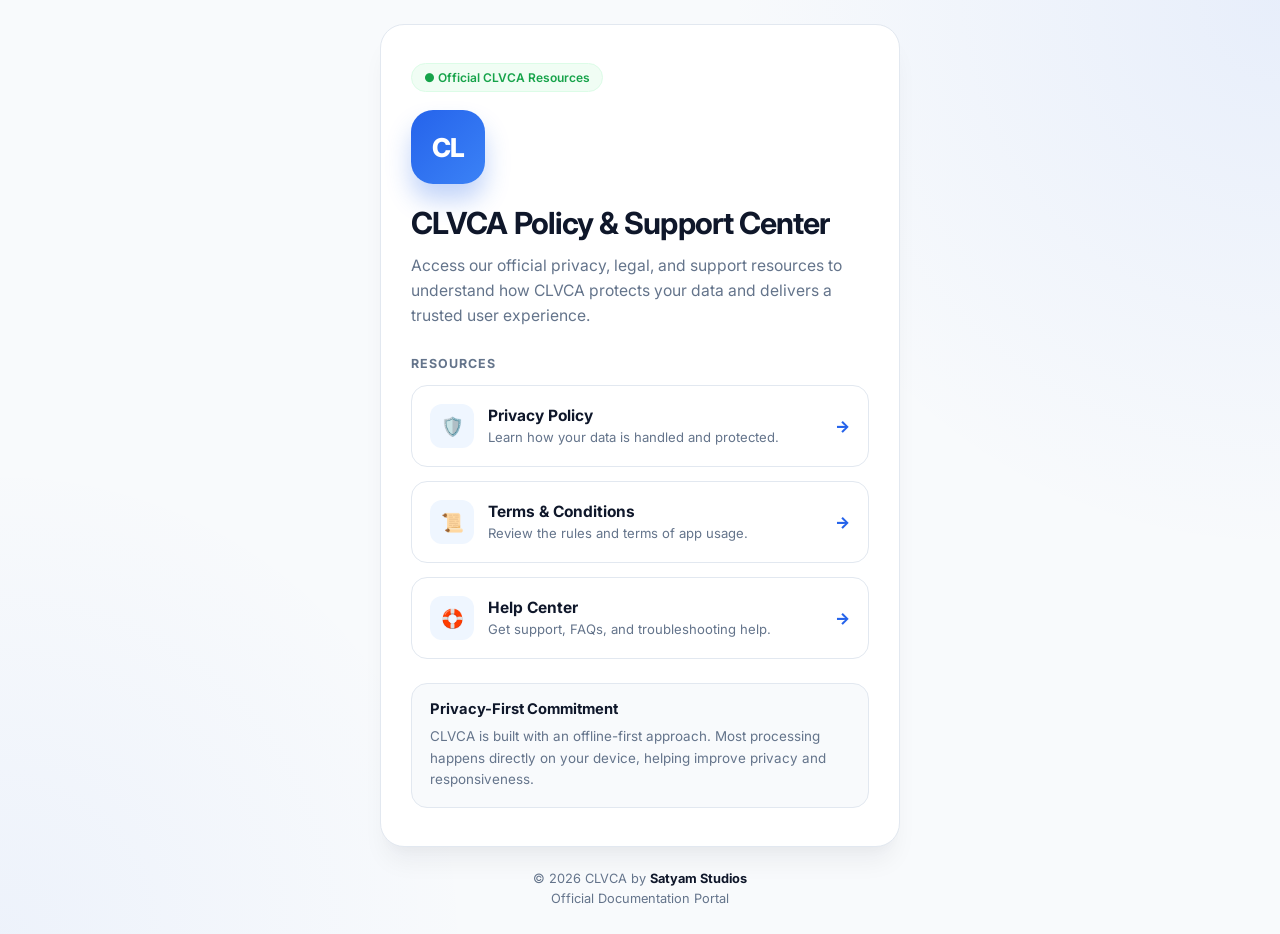
<file: index.html>
<!DOCTYPE html>
<html lang="en">
<head>
  <meta charset="UTF-8" />
  <meta name="viewport" content="width=device-width, initial-scale=1.0" />
  <title>CLVCA Policy & Support Center</title>

  <link href="https://fonts.googleapis.com/css2?family=Inter:wght@400;500;600;700;800&display=swap" rel="stylesheet">

  <style>
    :root{
      --primary:#2563eb;
      --primary-hover:#1d4ed8;
      --bg:#f8fafc;
      --card:#ffffff;
      --text:#0f172a;
      --muted:#64748b;
      --border:#e2e8f0;
      --success:#16a34a;
    }

    *{
      margin:0;
      padding:0;
      box-sizing:border-box;
    }

    body{
      font-family:'Inter',sans-serif;
      background:
        radial-gradient(circle at top right, rgba(37,99,235,0.08), transparent 35%),
        radial-gradient(circle at bottom left, rgba(37,99,235,0.05), transparent 30%),
        var(--bg);
      color:var(--text);
      min-height:100vh;
      display:flex;
      align-items:center;
      justify-content:center;
      padding:24px;
    }

    .wrapper{
      width:100%;
      max-width:520px;
    }

    .card{
      background:var(--card);
      border:1px solid var(--border);
      border-radius:24px;
      padding:38px 30px;
      box-shadow:
        0 20px 25px -5px rgba(15,23,42,0.05),
        0 10px 10px -5px rgba(15,23,42,0.02);
    }

    .top-badge{
      display:inline-flex;
      align-items:center;
      gap:8px;
      font-size:12px;
      font-weight:600;
      color:var(--success);
      background:#f0fdf4;
      border:1px solid #dcfce7;
      padding:6px 12px;
      border-radius:999px;
      margin-bottom:18px;
    }

    .logo{
      width:74px;
      height:74px;
      border-radius:22px;
      background:linear-gradient(135deg,var(--primary),#3b82f6);
      color:#fff;
      display:flex;
      align-items:center;
      justify-content:center;
      font-size:26px;
      font-weight:800;
      letter-spacing:-0.03em;
      box-shadow:0 16px 24px rgba(37,99,235,0.28);
      margin-bottom:22px;
    }

    h1{
      font-size:1.9rem;
      line-height:1.15;
      letter-spacing:-0.03em;
      margin-bottom:12px;
    }

    .subtitle{
      color:var(--muted);
      font-size:0.98rem;
      line-height:1.6;
      margin-bottom:28px;
    }

    .section-label{
      font-size:0.78rem;
      text-transform:uppercase;
      letter-spacing:.08em;
      color:var(--muted);
      font-weight:700;
      margin-bottom:14px;
    }

    .links{
      display:flex;
      flex-direction:column;
      gap:14px;
    }

    .link-card{
      display:flex;
      align-items:center;
      justify-content:space-between;
      gap:16px;
      text-decoration:none;
      color:var(--text);
      padding:18px 18px;
      border:1px solid var(--border);
      border-radius:16px;
      background:#fff;
      transition:all .2s ease;
    }

    .link-card:hover{
      transform:translateY(-2px);
      border-color:rgba(37,99,235,0.45);
      background:#f8fbff;
      box-shadow:0 10px 20px rgba(37,99,235,0.08);
    }

    .left{
      display:flex;
      align-items:center;
      gap:14px;
      min-width:0;
    }

    .icon-box{
      width:44px;
      height:44px;
      border-radius:12px;
      background:#eff6ff;
      color:var(--primary);
      display:flex;
      align-items:center;
      justify-content:center;
      font-size:1.15rem;
      flex-shrink:0;
    }

    .text-group{
      min-width:0;
    }

    .title{
      font-size:0.97rem;
      font-weight:700;
      margin-bottom:3px;
    }

    .desc{
      font-size:0.82rem;
      color:var(--muted);
      line-height:1.45;
    }

    .arrow{
      color:var(--primary);
      font-size:1rem;
      font-weight:800;
      flex-shrink:0;
    }

    .trust-box{
      margin-top:24px;
      padding:16px 18px;
      background:#f8fafc;
      border:1px solid var(--border);
      border-radius:16px;
    }

    .trust-box strong{
      display:block;
      margin-bottom:8px;
      font-size:0.92rem;
    }

    .trust-box p{
      color:var(--muted);
      font-size:0.84rem;
      line-height:1.6;
    }

    footer{
      text-align:center;
      margin-top:22px;
      color:var(--muted);
      font-size:0.8rem;
      line-height:1.6;
    }

    footer strong{
      color:var(--text);
      font-weight:700;
    }

    @media (max-width:600px){
      .card{
        padding:28px 18px;
        border-radius:20px;
      }

      h1{
        font-size:1.65rem;
      }

      .subtitle{
        font-size:0.92rem;
      }

      .link-card{
        padding:16px;
      }
    }
  </style>
</head>
<body>

<div class="wrapper">
  <div class="card">

    <div class="top-badge">● Official CLVCA Resources</div>

    <div class="logo">CL</div>

    <h1>CLVCA Policy & Support Center</h1>

    <p class="subtitle">
      Access our official privacy, legal, and support resources to understand how CLVCA protects your data and delivers a trusted user experience.
    </p>

    <div class="section-label">Resources</div>

    <div class="links">

      <a href="privacy-policy.html" class="link-card">
        <div class="left">
          <div class="icon-box">🛡️</div>
          <div class="text-group">
            <div class="title">Privacy Policy</div>
            <div class="desc">Learn how your data is handled and protected.</div>
          </div>
        </div>
        <div class="arrow">→</div>
      </a>

      <a href="terms.html" class="link-card">
        <div class="left">
          <div class="icon-box">📜</div>
          <div class="text-group">
            <div class="title">Terms & Conditions</div>
            <div class="desc">Review the rules and terms of app usage.</div>
          </div>
        </div>
        <div class="arrow">→</div>
      </a>

      <a href="help.html" class="link-card">
        <div class="left">
          <div class="icon-box">🛟</div>
          <div class="text-group">
            <div class="title">Help Center</div>
            <div class="desc">Get support, FAQs, and troubleshooting help.</div>
          </div>
        </div>
        <div class="arrow">→</div>
      </a>

    </div>

    <div class="trust-box">
      <strong>Privacy-First Commitment</strong>
      <p>
        CLVCA is built with an offline-first approach. Most processing happens directly on your device, helping improve privacy and responsiveness.
      </p>
    </div>

  </div>

  <footer>
    © 2026 CLVCA by <strong>Satyam Studios</strong><br>
    Official Documentation Portal
  </footer>
</div>

</body>
</html>
</file>
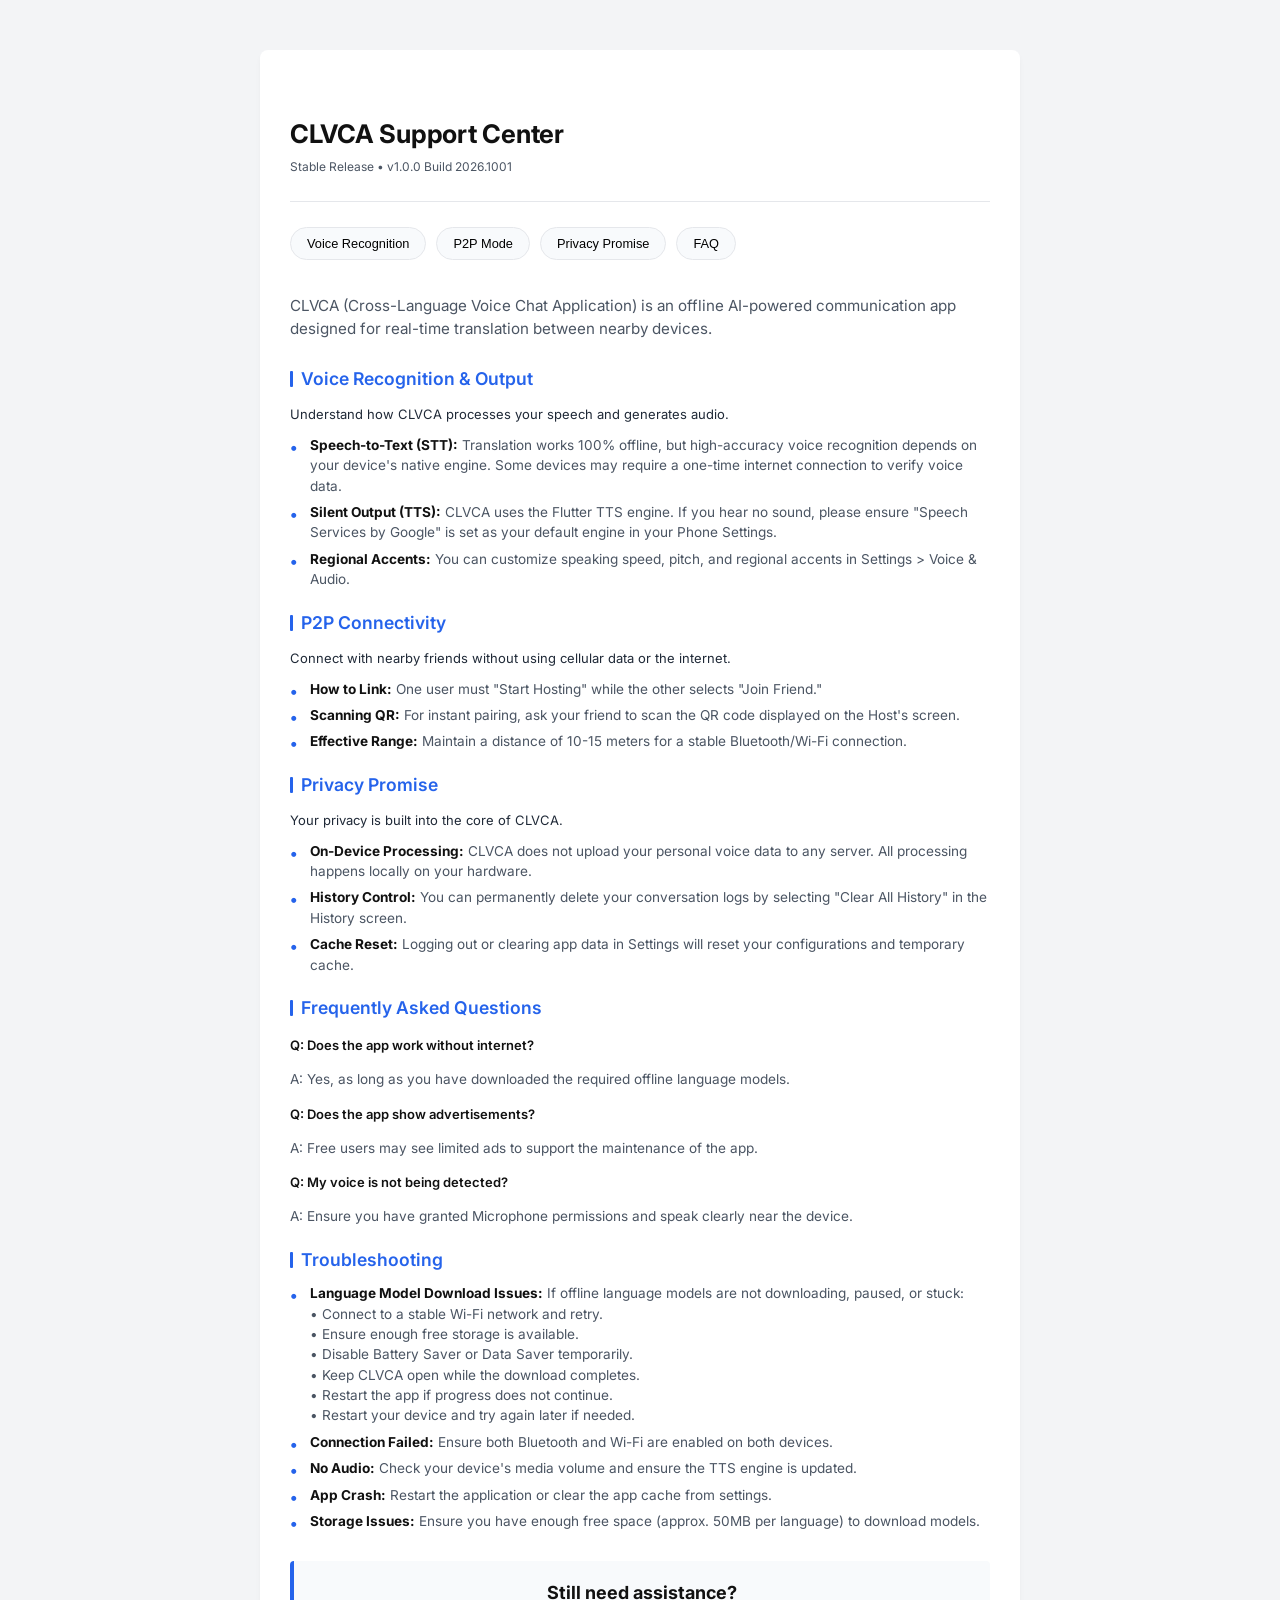
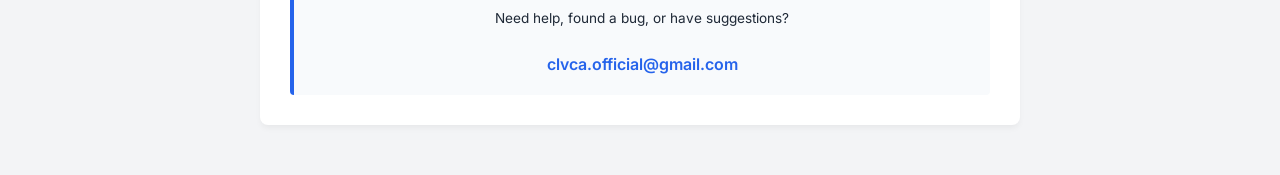
<file: help.html>
<!DOCTYPE html>
<html lang="en">
<head>
  <meta charset="UTF-8">
  <meta name="viewport" content="width=device-width, initial-scale=1.0">
  <title>CLVCA Support Center</title>
  <link rel="stylesheet" href="style.css">
  <link href="https://fonts.googleapis.com/css2?family=Inter:wght@400;500;600;700&display=swap" rel="stylesheet">
  <style>
    nav {
      display: flex;
      gap: 10px;
      margin-bottom: 25px;
      overflow-x: auto;
      padding-bottom: 10px;
    }
    nav button {
      background: #f8fafc;
      border: 1px solid var(--border-color);
      padding: 8px 16px;
      border-radius: 20px;
      font-size: 0.8rem;
      font-weight: 500;
      cursor: pointer;
      white-space: nowrap;
      transition: all 0.2s;
    }
    nav button:hover {
      background: var(--primary-color);
      color: white;
    }
    .faq-q { font-weight: 600; color: #111; margin-top: 15px; display: block; }
    .faq-a { color: var(--text-muted); font-size: 0.85rem; }
  </style>
</head>
<body>

<div class="container">
  <header>
    <h1>CLVCA Support Center</h1>
    <p class="last-updated">Stable Release • v1.0.0 Build 2026.1001</p>
  </header>

  <nav>
    <button onclick="document.getElementById('voice').scrollIntoView()">Voice Recognition</button>
    <button onclick="document.getElementById('p2p').scrollIntoView()">P2P Mode</button>
    <button onclick="document.getElementById('privacy').scrollIntoView()">Privacy Promise</button>
    <button onclick="document.getElementById('faq').scrollIntoView()">FAQ</button>
  </nav>

  <p class="intro">CLVCA (Cross-Language Voice Chat Application) is an offline AI-powered communication app designed for real-time translation between nearby devices.</p>

  <section id="voice">
    <h2>Voice Recognition & Output</h2>
    <p>Understand how CLVCA processes your speech and generates audio.</p>
    <ul>
      <li><strong>Speech-to-Text (STT):</strong> Translation works 100% offline, but high-accuracy voice recognition depends on your device's native engine. Some devices may require a one-time internet connection to verify voice data.</li>
      <li><strong>Silent Output (TTS):</strong> CLVCA uses the Flutter TTS engine. If you hear no sound, please ensure "Speech Services by Google" is set as your default engine in your Phone Settings.</li>
      <li><strong>Regional Accents:</strong> You can customize speaking speed, pitch, and regional accents in Settings > Voice & Audio.</li>
    </ul>
  </section>

  <section id="p2p">
    <h2>P2P Connectivity</h2>
    <p>Connect with nearby friends without using cellular data or the internet.</p>
    <ul>
      <li><strong>How to Link:</strong> One user must "Start Hosting" while the other selects "Join Friend."</li>
      <li><strong>Scanning QR:</strong> For instant pairing, ask your friend to scan the QR code displayed on the Host's screen.</li>
      <li><strong>Effective Range:</strong> Maintain a distance of 10-15 meters for a stable Bluetooth/Wi-Fi connection.</li>
    </ul>
  </section>

  <section id="privacy">
    <h2>Privacy Promise</h2>
    <p>Your privacy is built into the core of CLVCA.</p>
    <ul>
      <li><strong>On-Device Processing:</strong> CLVCA does not upload your personal voice data to any server. All processing happens locally on your hardware.</li>
      <li><strong>History Control:</strong> You can permanently delete your conversation logs by selecting "Clear All History" in the History screen.</li>
      <li><strong>Cache Reset:</strong> Logging out or clearing app data in Settings will reset your configurations and temporary cache.</li>
    </ul>
  </section>

  <section id="faq">
    <h2>Frequently Asked Questions</h2>
    <span class="faq-q">Q: Does the app work without internet?</span>
    <p class="faq-a">A: Yes, as long as you have downloaded the required offline language models.</p>

    <span class="faq-q">Q: Does the app show advertisements?</span>
    <p class="faq-a">A: Free users may see limited ads to support the maintenance of the app.</p>

    <span class="faq-q">Q: My voice is not being detected?</span>
    <p class="faq-a">A: Ensure you have granted Microphone permissions and speak clearly near the device.</p>
  </section>

  
  <section>
  <h2>Troubleshooting</h2>
  <ul>
    <li>
      <strong>Language Model Download Issues:</strong>
      If offline language models are not downloading, paused, or stuck:
      <br>• Connect to a stable Wi-Fi network and retry.
      <br>• Ensure enough free storage is available.
      <br>• Disable Battery Saver or Data Saver temporarily.
      <br>• Keep CLVCA open while the download completes.
      <br>• Restart the app if progress does not continue.
      <br>• Restart your device and try again later if needed.
    </li>

    <li><strong>Connection Failed:</strong> Ensure both Bluetooth and Wi-Fi are enabled on both devices.</li>

    <li><strong>No Audio:</strong> Check your device's media volume and ensure the TTS engine is updated.</li>

    <li><strong>App Crash:</strong> Restart the application or clear the app cache from settings.</li>

    <li><strong>Storage Issues:</strong> Ensure you have enough free space (approx. 50MB per language) to download models.</li>
  </ul>
</section>

  <!-- <div class="contact-box">
  <strong>Still need assistance?</strong><br>
  Need help, found a bug, or have suggestions?<br><br>

  <a href="https://docs.google.com/forms/d/e/1FAIpQLSdStS5tLx0e0L0t5xOa6yJ_st72BBwBUY-NVCuRfbZ-WKcTHQ/viewform"
     target="_blank"
     rel="noopener noreferrer external"
     style="display:inline-block;
            background:#2563eb;
            color:white;
            padding:10px 16px;
            border-radius:8px;
            text-decoration:none;
            font-weight:600;
            margin-bottom:12px;">
     Send Feedback
  </a>

  <br>

  <small style="color:#666; display:block; margin-bottom:14px;">
    If the feedback form does not open inside the app, please open it in your browser.
  </small>

  Or contact our support team:<br>

  <a href="mailto:clvca.official@gmail.com?subject=CLVCA Support Request"
     style="color: var(--primary-color); text-decoration:none; font-weight:600;">
     clvca.official@gmail.com
  </a>
</div> -->

  <div class="contact-box" style="text-align:center; padding:18px; line-height:1.6;">
    <strong style="font-size:18px;">Still need assistance?</strong><br>
    Need help, found a bug, or have suggestions?<br><br>
  
    <div style="font-size:16px; font-weight:600; color:var(--primary-color);">
      clvca.official@gmail.com
    </div>
  </div>

</body>
</html>
</file>
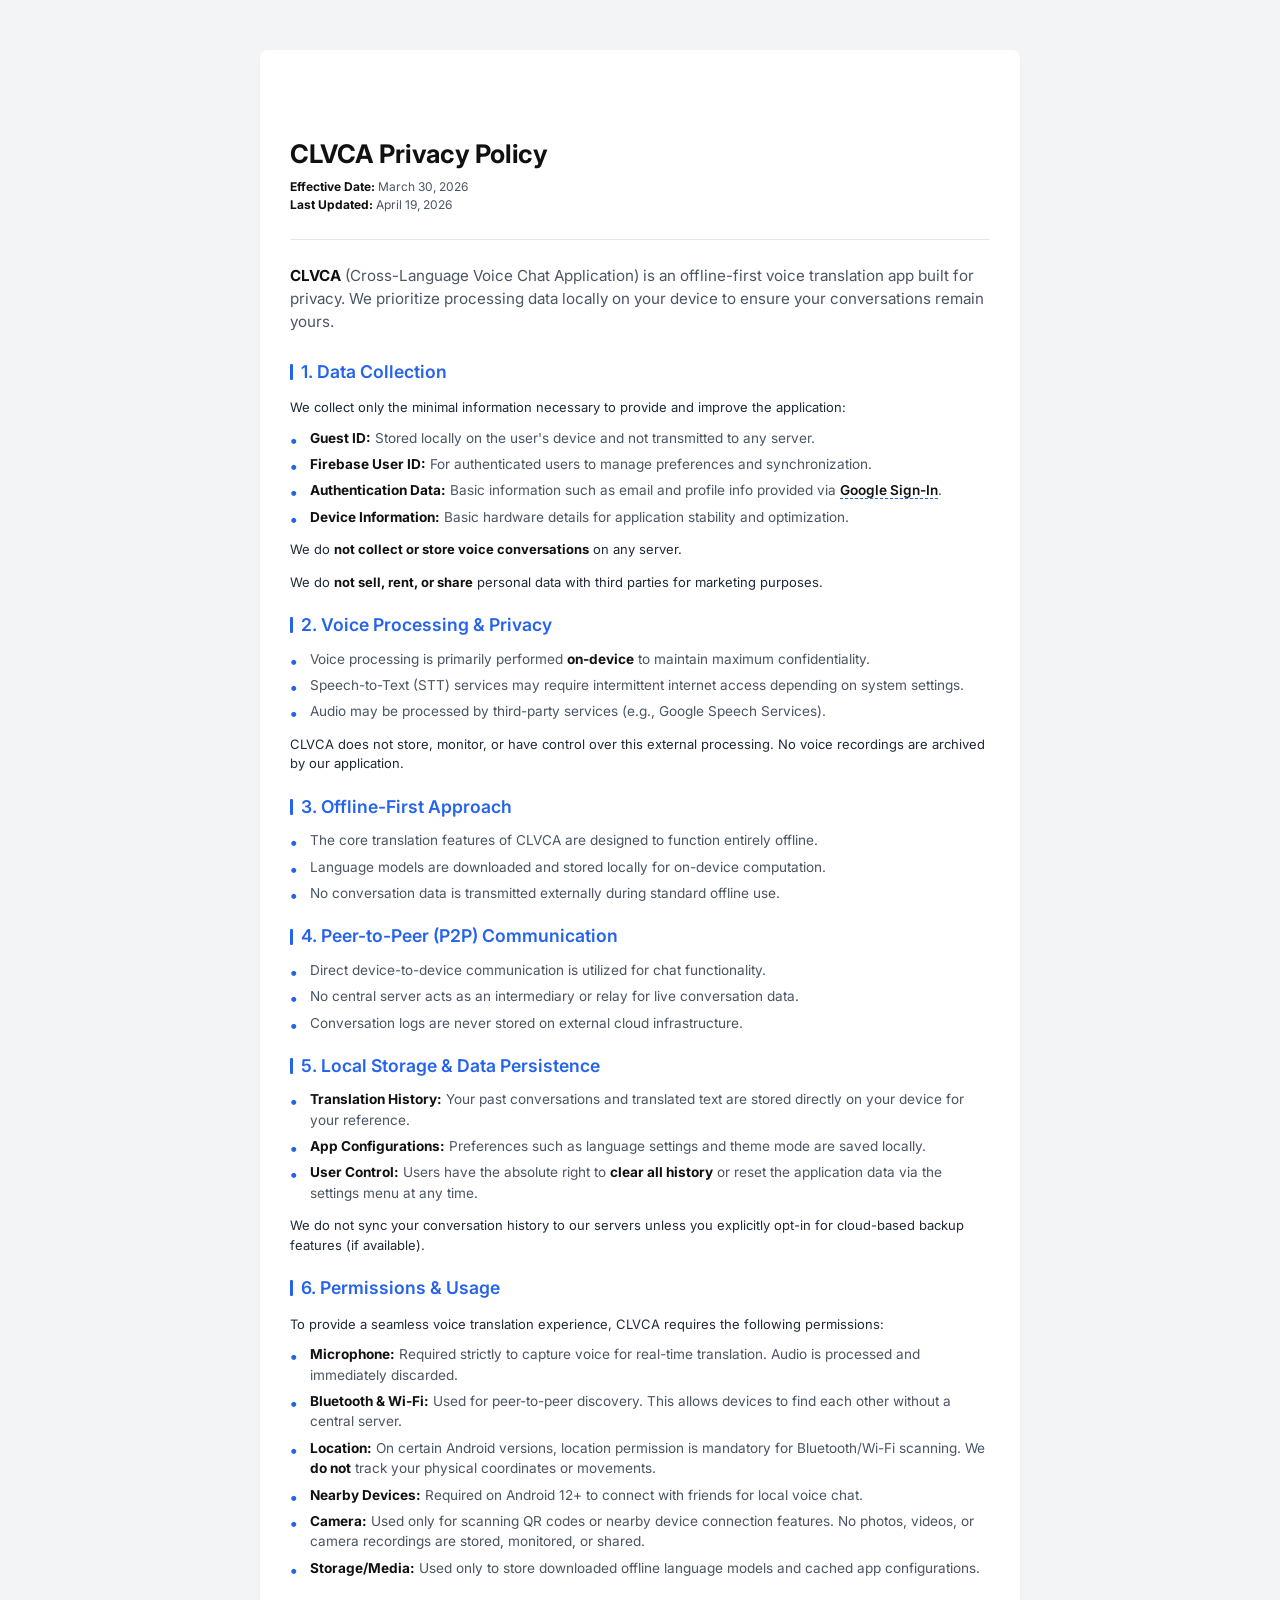
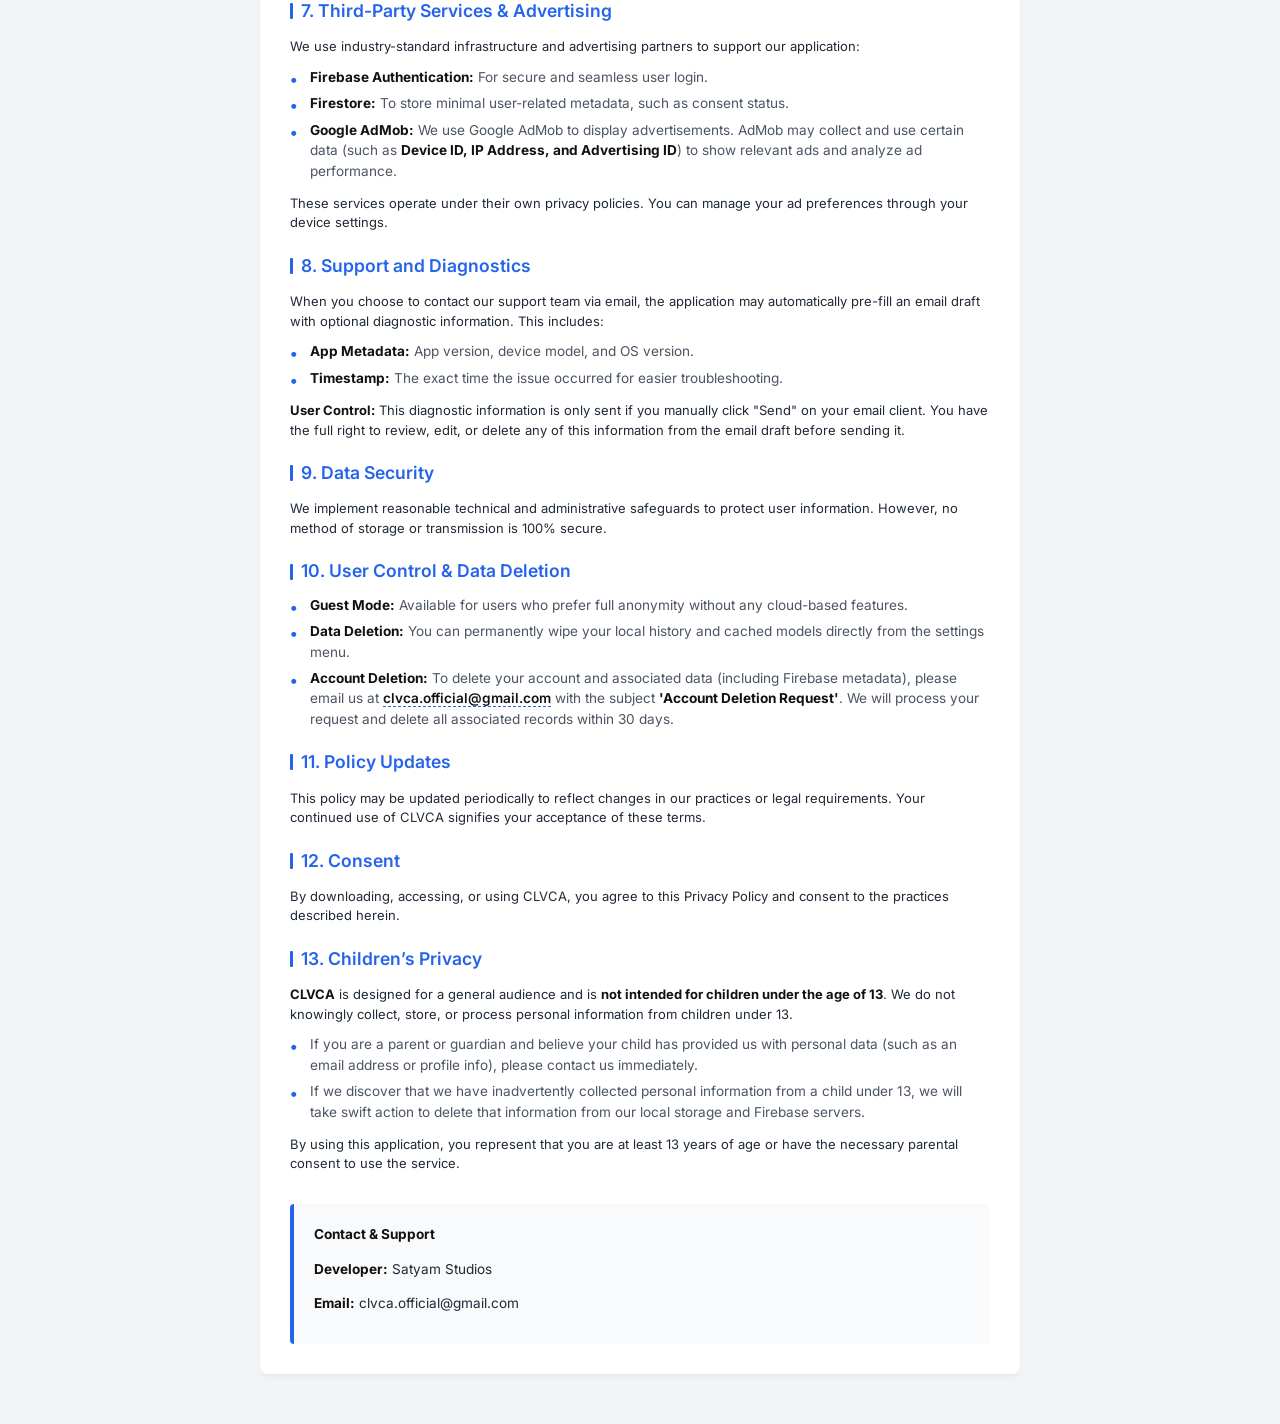
<file: privacy-policy.html>
<!DOCTYPE html>
<html lang="en">
<head>
  <meta charset="UTF-8">
  <meta name="viewport" content="width=device-width, initial-scale=1.0">
  <title>Privacy Policy | CLVCA</title>
  <link href="https://fonts.googleapis.com/css2?family=Inter:wght@300;400;600;700&display=swap" rel="stylesheet">
  <link rel="stylesheet" href="style.css">
</head>
<body>

<div class="container">

  <div class="top-spacer"></div>
  
  <header>
    <h1>CLVCA Privacy Policy</h1>
      <p class="last-updated">
        <strong>Effective Date:</strong> March 30, 2026<br>
        <strong>Last Updated:</strong> April 19, 2026
      </p>  
  </header>

  <p class="intro">
    <strong>CLVCA</strong> (Cross-Language Voice Chat Application) is an offline-first voice translation app 
    built for privacy. We prioritize processing data locally on your device to ensure your conversations remain yours.
  </p>

  <section>
    <h2>1. Data Collection</h2>
    <p>We collect only the minimal information necessary to provide and improve the application:</p>
    <ul>
      <li><strong>Guest ID:</strong> Stored locally on the user's device and not transmitted to any server.</li>
      <li><strong>Firebase User ID:</strong> For authenticated users to manage preferences and synchronization.</li>
      <li><strong>Authentication Data:</strong> Basic information such as email and profile info provided via <span class="highlight-text">Google Sign-In</span>.</li>
      <li><strong>Device Information:</strong> Basic hardware details for application stability and optimization.</li>
    </ul>
    <p>We do <strong>not collect or store voice conversations</strong> on any server.</p>
    <p>We do <strong>not sell, rent, or share</strong> personal data with third parties for marketing purposes.</p>
  </section>

  <section>
    <h2>2. Voice Processing & Privacy</h2>
    <ul>
      <li>Voice processing is primarily performed <strong>on-device</strong> to maintain maximum confidentiality.</li>
      <li>Speech-to-Text (STT) services may require intermittent internet access depending on system settings.</li>
      <li>Audio may be processed by third-party services (e.g., Google Speech Services).</li>
    </ul>
    <p>CLVCA does not store, monitor, or have control over this external processing. No voice recordings are archived by our application.</p>
  </section>

  <section>
    <h2>3. Offline-First Approach</h2>
    <ul>
      <li>The core translation features of CLVCA are designed to function entirely offline.</li>
      <li>Language models are downloaded and stored locally for on-device computation.</li>
      <li>No conversation data is transmitted externally during standard offline use.</li>
    </ul>
  </section>

  <section>
    <h2>4. Peer-to-Peer (P2P) Communication</h2>
    <ul>
      <li>Direct device-to-device communication is utilized for chat functionality.</li>
      <li>No central server acts as an intermediary or relay for live conversation data.</li>
      <li>Conversation logs are never stored on external cloud infrastructure.</li>
    </ul>
  </section>

 <section>
  <h2>5. Local Storage & Data Persistence</h2>
  <ul>
    <li><strong>Translation History:</strong> Your past conversations and translated text are stored directly on your device for your reference.</li>
    <li><strong>App Configurations:</strong> Preferences such as language settings and theme mode are saved locally.</li>
    <li><strong>User Control:</strong> Users have the absolute right to <strong>clear all history</strong> or reset the application data via the settings menu at any time.</li>
  </ul>
  <p>We do not sync your conversation history to our servers unless you explicitly opt-in for cloud-based backup features (if available).</p>
</section>

  <section>
  <h2>6. Permissions & Usage</h2>
<p>To provide a seamless voice translation experience, CLVCA requires the following permissions:</p>
<ul>
  <li><strong>Microphone:</strong> Required strictly to capture voice for real-time translation. Audio is processed and immediately discarded.</li>
  <li><strong>Bluetooth & Wi-Fi:</strong> Used for peer-to-peer discovery. This allows devices to find each other without a central server.</li>
  <li><strong>Location:</strong> On certain Android versions, location permission is mandatory for Bluetooth/Wi-Fi scanning. We <strong>do not</strong> track your physical coordinates or movements.</li>
  <li><strong>Nearby Devices:</strong> Required on Android 12+ to connect with friends for local voice chat.</li>
  <li><strong>Camera:</strong> Used only for scanning QR codes or nearby device connection features. No photos, videos, or camera recordings are stored, monitored, or shared.</li>
  <li><strong>Storage/Media:</strong> Used only to store downloaded offline language models and cached app configurations.</li>
</ul>
</section>

  <section>
  <h2>7. Third-Party Services & Advertising</h2>
  <p>We use industry-standard infrastructure and advertising partners to support our application:</p>
  <ul>
    <li><strong>Firebase Authentication:</strong> For secure and seamless user login.</li>
    <li><strong>Firestore:</strong> To store minimal user-related metadata, such as consent status.</li>
    <li><strong>Google AdMob:</strong> We use Google AdMob to display advertisements. AdMob may collect and use certain data (such as <strong>Device ID, IP Address, and Advertising ID</strong>) to show relevant ads and analyze ad performance.</li>
  </ul>
  <p>These services operate under their own privacy policies. You can manage your ad preferences through your device settings.</p>
</section>

  <section>
  <h2>8. Support and Diagnostics</h2>
  <p>
    When you choose to contact our support team via email, the application may automatically pre-fill an email draft with optional diagnostic information. This includes:
  </p>
  <ul>
    <li><strong>App Metadata:</strong> App version, device model, and OS version.</li>
    <li><strong>Timestamp:</strong> The exact time the issue occurred for easier troubleshooting.</li>
  </ul>
  <p>
    <strong>User Control:</strong> This diagnostic information is only sent if you manually click "Send" on your email client. You have the full right to review, edit, or delete any of this information from the email draft before sending it.
  </p>
</section>

  <section>
  <h2>9. Data Security</h2>
  <p>
    We implement reasonable technical and administrative safeguards to protect user information. However, no method of storage or transmission is 100% secure.
  </p>
</section>

  <section>
    <h2>10. User Control & Data Deletion</h2>
    <ul>
      <li><strong>Guest Mode:</strong> Available for users who prefer full anonymity without any cloud-based features.</li>
      <li><strong>Data Deletion:</strong> You can permanently wipe your local history and cached models directly from the settings menu.</li>
      <li><strong>Account Deletion:</strong> To delete your account and associated data (including Firebase metadata), please email us at <span class="highlight-text">clvca.official@gmail.com</span> with the subject <strong>'Account Deletion Request'</strong>. We will process your request and delete all associated records within 30 days.</li>
    </ul>
  </section>


  <section>
    <h2>11. Policy Updates</h2>
    <p>This policy may be updated periodically to reflect changes in our practices or legal requirements. Your continued use of CLVCA signifies your acceptance of these terms.</p>
  </section>

  <section>
    <h2>12. Consent</h2>
    <p>
      By downloading, accessing, or using CLVCA, you agree to this Privacy Policy and consent to the practices described herein.
    </p>
  </section>

  <section>
    <h2>13. Children’s Privacy</h2>
    <p>
      <strong>CLVCA</strong> is designed for a general audience and is <strong>not intended for children under the age of 13</strong>. 
      We do not knowingly collect, store, or process personal information from children under 13.
    </p>
    <ul>
      <li>If you are a parent or guardian and believe your child has provided us with personal data (such as an email address or profile info), please contact us immediately.</li>
      <li>If we discover that we have inadvertently collected personal information from a child under 13, we will take swift action to delete that information from our local storage and Firebase servers.</li>
    </ul>
    <p>By using this application, you represent that you are at least 13 years of age or have the necessary parental consent to use the service.</p>
  </section>


  <div class="contact-box">
    <strong>Contact & Support</strong>
    <p style="margin-top:15px;"><strong>Developer:</strong> Satyam Studios</p>
    <p><strong>Email:</strong> clvca.official@gmail.com</p>
  </div>
</div>

</body>
</html>
</file>
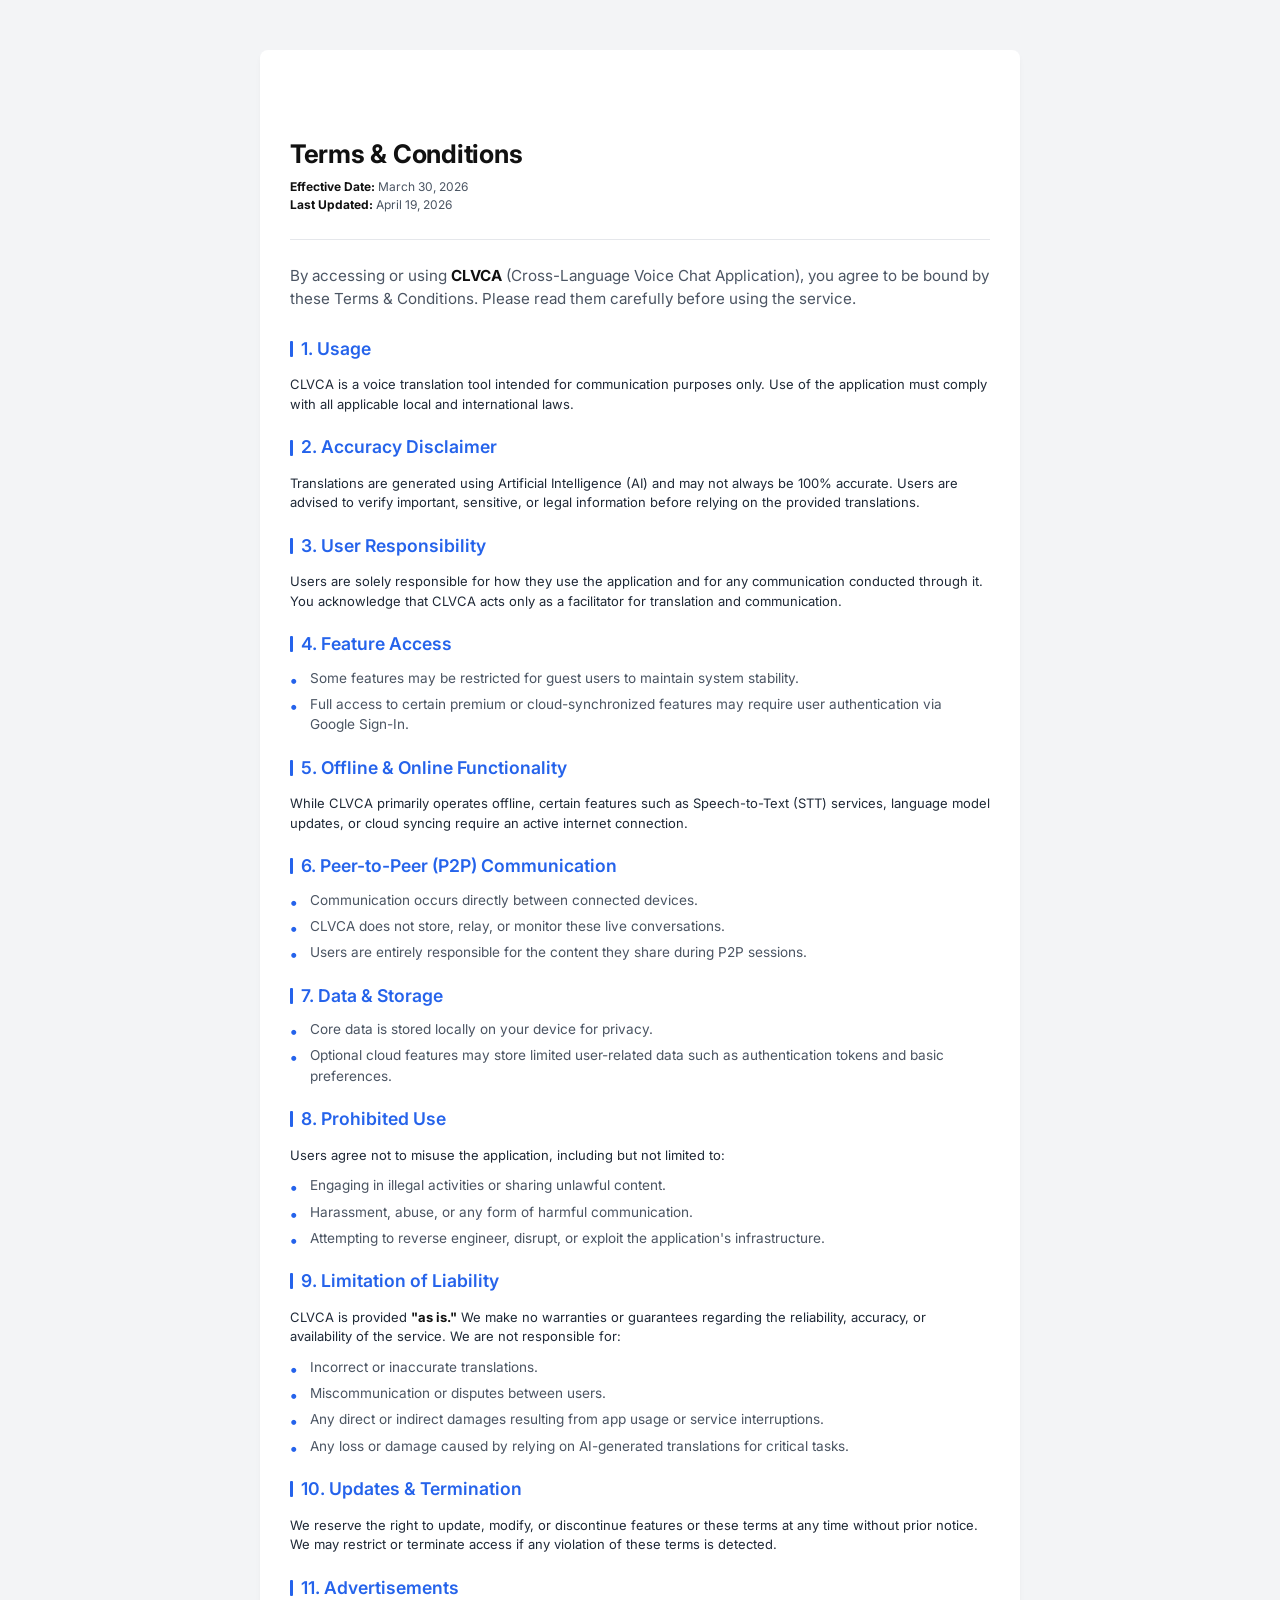
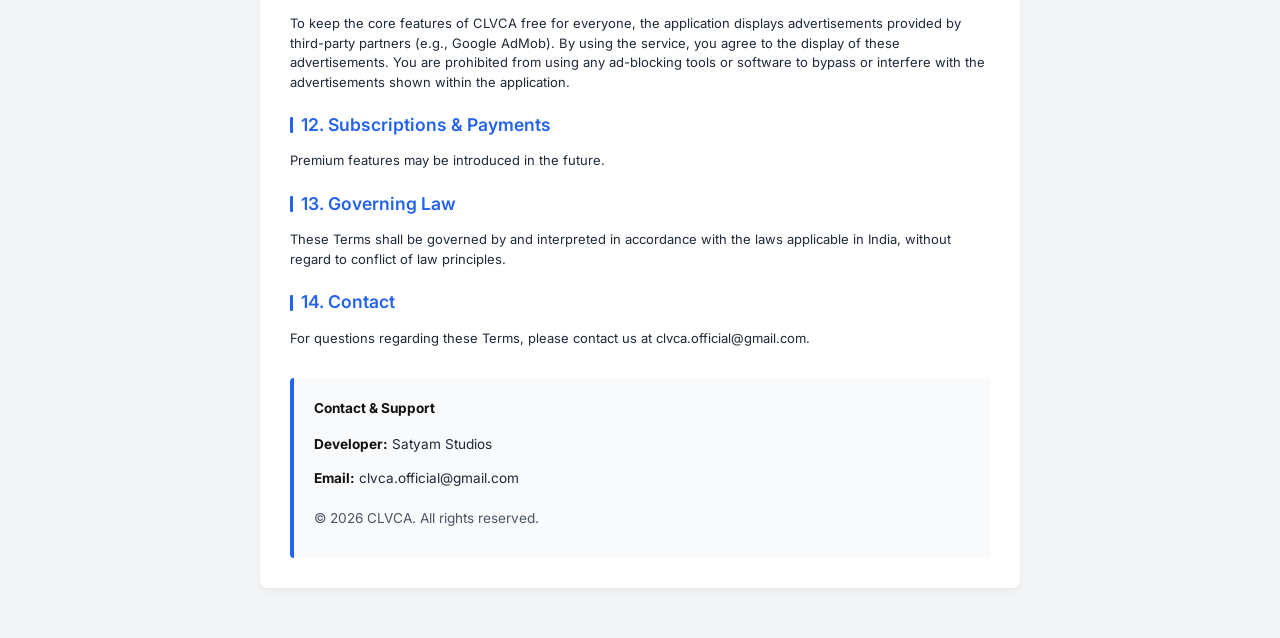
<file: terms.html>
<!DOCTYPE html>
<html lang="en">
<head>
  <meta charset="UTF-8">
  <meta name="viewport" content="width=device-width, initial-scale=1.0">
  <title>Terms & Conditions | CLVCA</title>
  <link href="https://fonts.googleapis.com/css2?family=Inter:wght@300;400;600;700&display=swap" rel="stylesheet">
  <link rel="stylesheet" href="style.css">
</head>
<body>

<div class="container">

  <div class="top-spacer"></div>
  
  <header>
    <h1>Terms & Conditions</h1>
    <p class="last-updated">
      <strong>Effective Date:</strong> March 30, 2026<br>
      <strong>Last Updated:</strong> April 19, 2026
    </p>
  </header>

  <p class="intro">
    By accessing or using <strong>CLVCA</strong> (Cross-Language Voice Chat Application), 
    you agree to be bound by these Terms & Conditions. Please read them carefully before using the service.
  </p>

  <section>
    <h2>1. Usage</h2>
    <p>CLVCA is a voice translation tool intended for communication purposes only. Use of the application must comply with all applicable local and international laws.</p>
  </section>

  <section>
    <h2>2. Accuracy Disclaimer</h2>
    <p>Translations are generated using Artificial Intelligence (AI) and may not always be 100% accurate. Users are advised to verify important, sensitive, or legal information before relying on the provided translations.</p>
  </section>

  <section>
    <h2>3. User Responsibility</h2>
    <p>Users are solely responsible for how they use the application and for any communication conducted through it. You acknowledge that CLVCA acts only as a facilitator for translation and communication.</p>
  </section>

  <section>
    <h2>4. Feature Access</h2>
    <ul>
      <li>Some features may be restricted for guest users to maintain system stability.</li>
      <li>Full access to certain premium or cloud-synchronized features may require user authentication via Google Sign-In.</li>
    </ul>
  </section>

  <section>
    <h2>5. Offline & Online Functionality</h2>
    <p>While CLVCA primarily operates offline, certain features such as Speech-to-Text (STT) services, language model updates, or cloud syncing require an active internet connection.</p>
  </section>

  <section>
    <h2>6. Peer-to-Peer (P2P) Communication</h2>
    <ul>
      <li>Communication occurs directly between connected devices.</li>
      <li>CLVCA does not store, relay, or monitor these live conversations.</li>
      <li>Users are entirely responsible for the content they share during P2P sessions.</li>
    </ul>
  </section>

  <section>
    <h2>7. Data & Storage</h2>
    <ul>
      <li>Core data is stored locally on your device for privacy.</li>
      <li>Optional cloud features may store limited user-related data such as authentication tokens and basic preferences.</li>
    </ul>
  </section>

  <section>
    <h2>8. Prohibited Use</h2>
    <p>Users agree not to misuse the application, including but not limited to:</p>
    <ul>
      <li>Engaging in illegal activities or sharing unlawful content.</li>
      <li>Harassment, abuse, or any form of harmful communication.</li>
      <li>Attempting to reverse engineer, disrupt, or exploit the application's infrastructure.</li>
    </ul>
  </section>

  <section>
    <h2>9. Limitation of Liability</h2>
    <p>CLVCA is provided <strong>"as is."</strong> We make no warranties or guarantees regarding the reliability, accuracy, or availability of the service. We are not responsible for:</p>
    <ul>
      <li>Incorrect or inaccurate translations.</li>
      <li>Miscommunication or disputes between users.</li>
      <li>Any direct or indirect damages resulting from app usage or service interruptions.</li>
      <li>Any loss or damage caused by relying on AI-generated translations for critical tasks.</li>
    </ul>
  </section>

  <section>
    <h2>10. Updates & Termination</h2>
    <p>We reserve the right to update, modify, or discontinue features or these terms at any time without prior notice. We may restrict or terminate access if any violation of these terms is detected.</p>
  </section>

  <section>
    <h2>11. Advertisements</h2>
    <p>To keep the core features of CLVCA free for everyone, the application displays advertisements provided by third-party partners (e.g., Google AdMob). By using the service, you agree to the display of these advertisements. You are prohibited from using any ad-blocking tools or software to bypass or interfere with the advertisements shown within the application.</p>
  </section>

  <section>
    <h2>12. Subscriptions & Payments</h2>
    <!-- <p>Certain premium features may require a paid subscription. All payments are processed through the Google Play Store billing system. We reserve the right to modify subscription fees or features at any time. Refunds, if applicable, are governed by the Google Play Refund Policy.</p> -->
    <P>Premium features may be introduced in the future.</P>
  </section>

  <section>
    <h2>13. Governing Law</h2>
    <p>
      These Terms shall be governed by and interpreted in accordance with the laws applicable in India, without regard to conflict of law principles.
    </p>
  </section>

  <section>
    <h2>14. Contact</h2>
    <p>
      For questions regarding these Terms, please contact us at clvca.official@gmail.com.
    </p>
  </section>
  
  <div class="contact-box">
    <strong>Contact & Support</strong>
    <p style="margin-top: 15px;"><strong>Developer:</strong> Satyam Studios</p>
    <p><strong>Email:</strong> clvca.official@gmail.com</p>
    <p style="font-size: 0.85rem; color: var(--text-muted); margin-top: 20px;">© 2026 CLVCA. All rights reserved.</p>
  </div>
</div>

</body>
</html>
</file>
<file: style.css>
/* style.css */
:root {
  --primary-color: #2563eb;
  --text-main: #1f2937;
  --text-muted: #4b5563;
  --bg-body: #f3f4f6;
  --bg-card: #ffffff;
  --border-color: #e5e7eb;
}

.top-spacer {
  height: 20px;
  width: 100%;
}

li br {
  line-height: 1.8;
}

body {
  font-family: 'Inter', sans-serif;
  line-height: 1.5;
  background-color: var(--bg-body);
  color: var(--text-main);
  margin: 0;
  padding: 50px 15px;
  font-size: 13px;
}

.container {
  max-width: 700px;
  margin: 0 auto;
  background: var(--bg-card);
  padding: 30px;
  border-radius: 8px;
  box-shadow: 0 4px 6px -1px rgba(0, 0, 0, 0.05);
}

header {
  border-bottom: 1px solid var(--border-color);
  padding-bottom: 15px;
  padding-top: 35px;
  margin-bottom: 25px;
}

h1 {
  font-size: 1.6rem; /* टायटल लहान केलं */
  font-weight: 700;
  margin: 0;
  color: #111;
  letter-spacing: -0.01em;
}

.last-updated {
  color: var(--text-muted);
  font-size: 0.75rem;
  margin-top: 5px;
}

.intro {
  font-size: 0.95rem;
  color: var(--text-muted);
  margin-bottom: 25px;
}

section { margin-bottom: 20px; }

h2 {
  font-size: 1.1rem;
  font-weight: 600;
  color: var(--primary-color);
  margin-top: 0;
  margin-bottom: 10px;
  display: flex;
  align-items: center;
}

h2::before {
  content: "";
  display: inline-block;
  width: 3px;
  height: 16px;
  background-color: var(--primary-color);
  margin-right: 8px;
  border-radius: 1px;
}

p { margin-bottom: 10px; }

ul { list-style-type: none; padding-left: 0; margin: 0; }

li {
  position: relative;
  padding-left: 20px;
  margin-bottom: 6px;
  color: var(--text-muted);
  font-size: 0.85rem;
}

li::before {
  content: "•";
  position: absolute;
  left: 0;
  color: var(--primary-color);
  font-weight: bold;
  font-size: 1rem;
}

.contact-box {
  background-color: #f8fafc;
  border-left: 4px solid var(--primary-color);
  padding: 20px;
  margin-top: 30px;
  border-radius: 4px;
  font-size: 0.85rem;
}

strong { color: #111; }

.highlight-text {
  color: #111;
  font-weight: 600;
  border-bottom: 1px dashed var(--primary-color);
}

@media (max-width: 600px) {
  .container { padding: 20px 15px; }
  h1 { font-size: 1.4rem; }
  body { font-size: 12px; }
}
</file>
